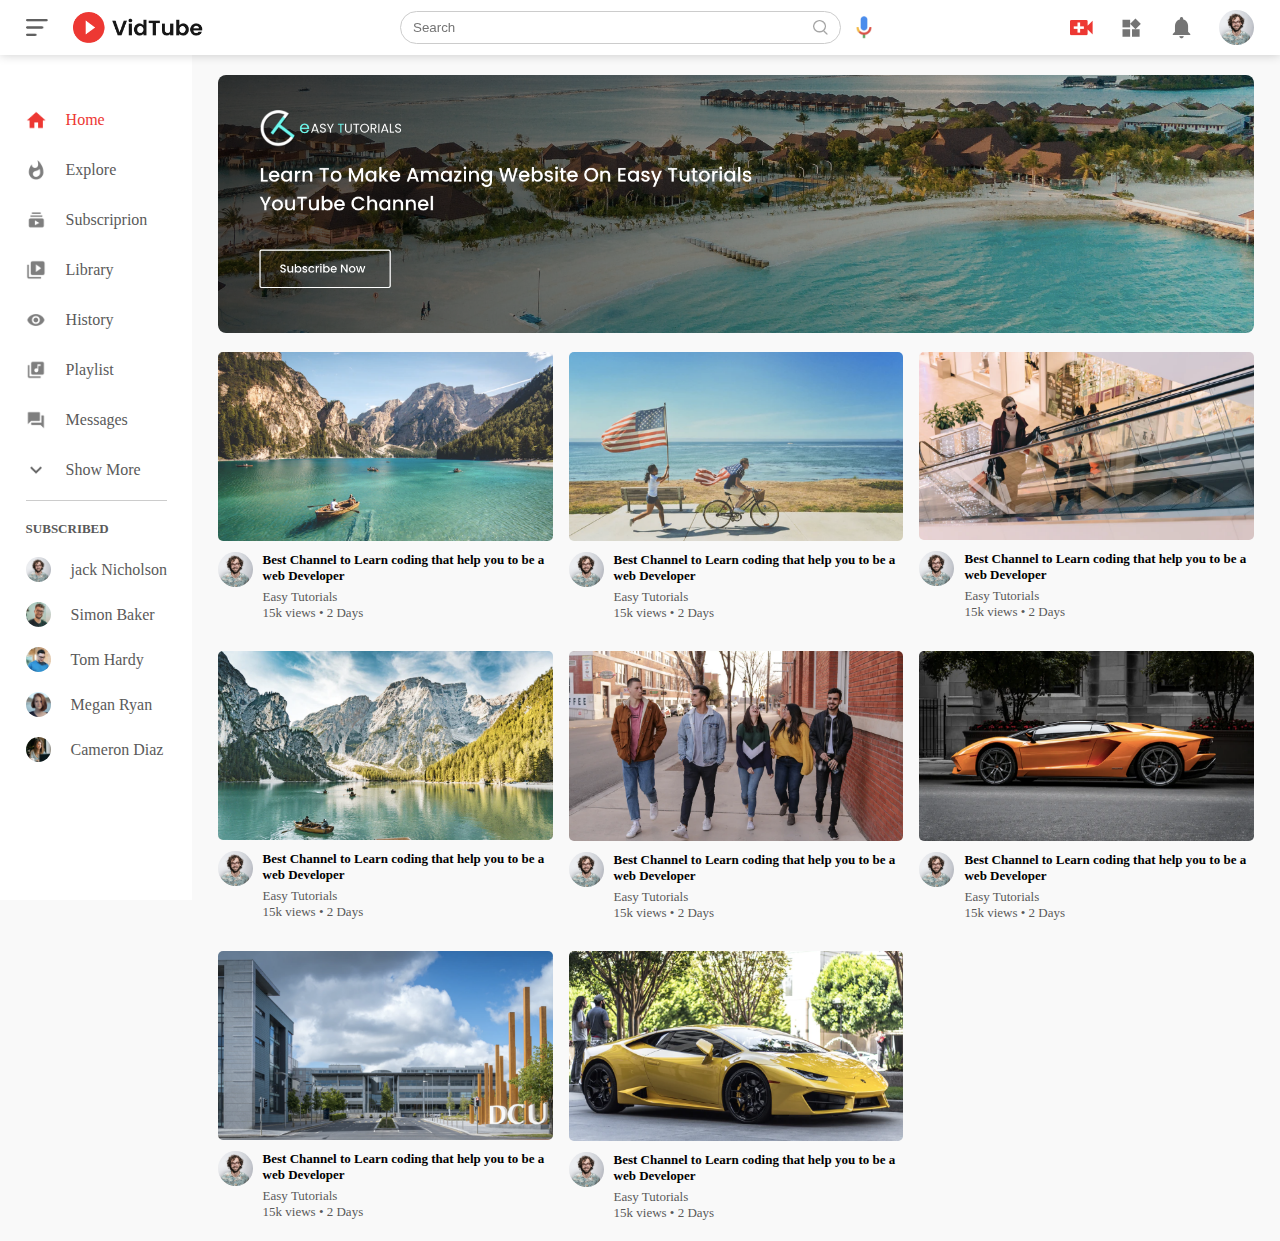
<file: index.html>
<!DOCTYPE html>
<html lang="en">
<head>
    <meta charset="UTF-8">
    <meta name="viewport" content="width=device-width, initial-scale=1.0">
    <title>Vidtube</title>
    <link rel="stylesheet" href="style.css">
</head>
<body>


<!-- My name is Sourabh -->

<nav class="flex-div">
   <div class="nav-left flex-div">
    <img src="images/menu.png" class="menu-icon">
    <img src="images/logo.png" class="logo">
   </div>
   <div class="nav-middle flex-div">
    <div class="search-box flex-div">
        <input type="text" placeholder="Search">
        <img src="images/search.png">
    </div>
    <img src="images/voice-search.png" class="mic-icon">

   </div>
   <div class="nav-right flex-div">
    <img src="images/upload.png">
    <img src="images/more.png">
    <img src="images/notification.png">
    <img src="images/Jack.png" class="user-icon">
</div>
</nav>

<!------sidebar--------->

<div class="sidebar">
    <div class="shortcut-links">
        <a href=""><img src="images/home.png" ><p>Home</p></a>
        <a href=""><img src="images/explore.png" ><p>Explore</p></a>
        <a href=""><img src="images/subscriprion.png" ><p>Subscriprion</p></a>
        <a href=""><img src="images/library.png" ><p>Library</p></a>
        <a href=""><img src="images/history.png" ><p>History</p></a>
        <a href=""><img src="images/playlist.png" ><p>Playlist</p></a>
        <a href=""><img src="images/messages.png" ><p>Messages</p></a>
        <a href=""><img src="images/show-more.png" ><p>Show More</p></a>
        <hr>
    </div>
    <div class="subscribed-list">
        <h3>SUBSCRIBED</h3>
        <a href=""><img src="images/Jack.png" ><p>jack Nicholson</p></a>
        <a href=""><img src="images/simon.png" ><p>Simon Baker</p></a>
        <a href=""><img src="images/tom.png" ><p>Tom Hardy</p></a>
        <a href=""><img src="images/megan.png" ><p>Megan Ryan</p></a>
        <a href=""><img src="images/cameron.png" ><p>Cameron Diaz</p></a>
    </div>
</div>

<!---------main--------->



<div class="container">

    <div class="banner">
        <img src="images/banner.png" alt="">
    </div>
       <div class="list-container">
        <div class="vid-list">
            <a href="play-video.html"> <img src="images/thumbnail1.png" class="thumbnail1"></a>
           
            <div class="flex-div">
                <img src="images/Jack.png">
                <div class="vid-info">
                    <a href="play-video.html">Best Channel to Learn coding that help you to be a web Developer</a>
                    <p>Easy Tutorials</p>
                    <p>15k views &bull; 2 Days</p>
                </div>
            </div>


        </div>
        <div class="vid-list">
            <a href=""> <img src="images/thumbnail2.png" class="thumbnail1"></a>
           
            <div class="flex-div">
                <img src="images/Jack.png">
                <div class="vid-info">
                    <a href=" ">Best Channel to Learn coding that help you to be a web Developer</a>
                    <p>Easy Tutorials</p>
                    <p>15k views &bull; 2 Days</p>
                </div>
            </div>


        </div>
        <div class="vid-list">
            <a href=""> <img src="images/thumbnail3.png" class="thumbnail1"></a>
           
            <div class="flex-div">
                <img src="images/Jack.png">
                <div class="vid-info">
                    <a href=" ">Best Channel to Learn coding that help you to be a web Developer</a>
                    <p>Easy Tutorials</p>
                    <p>15k views &bull; 2 Days</p>
                </div>
            </div>


        </div>
        <div class="vid-list">
            <a href=""> <img src="images/thumbnail4.png" class="thumbnail1"></a>
           
            <div class="flex-div">
                <img src="images/Jack.png">
                <div class="vid-info">
                    <a href=" ">Best Channel to Learn coding that help you to be a web Developer</a>
                    <p>Easy Tutorials</p>
                    <p>15k views &bull; 2 Days</p>
                </div>
            </div>


        </div>
        <div class="vid-list">
            <a href=""> <img src="images/thumbnail5.png" class="thumbnail1"></a>
           
            <div class="flex-div">
                <img src="images/Jack.png">
                <div class="vid-info">
                    <a href=" ">Best Channel to Learn coding that help you to be a web Developer</a>
                    <p>Easy Tutorials</p>
                    <p>15k views &bull; 2 Days</p>
                </div>
            </div>


        </div>
        <div class="vid-list">
            <a href=""> <img src="images/thumbnail6.png" class="thumbnail1"></a>
           
            <div class="flex-div">
                <img src="images/Jack.png">
                <div class="vid-info">
                    <a href=" ">Best Channel to Learn coding that help you to be a web Developer</a>
                    <p>Easy Tutorials</p>
                    <p>15k views &bull; 2 Days</p>
                </div>
            </div>


        </div>
        <div class="vid-list">
            <a href=""> <img src="images/thumbnail7.png" class="thumbnail1"></a>
           
            <div class="flex-div">
                <img src="images/Jack.png">
                <div class="vid-info">
                    <a href=" ">Best Channel to Learn coding that help you to be a web Developer</a>
                    <p>Easy Tutorials</p>
                    <p>15k views &bull; 2 Days</p>
                </div>
            </div>


        </div>
        <div class="vid-list">
            <a href=""> <img src="images/thumbnail8.png" class="thumbnail1"></a>
           
            <div class="flex-div">
                <img src="images/Jack.png">
                <div class="vid-info">
                    <a href=" ">Best Channel to Learn coding that help you to be a web Developer</a>
                    <p>Easy Tutorials</p>
                    <p>15k views &bull; 2 Days</p>
                </div>
            </div>


        </div>
        
       </div>
    </div>


</div>




<script src="script.js"></script>  
</body>
</html>
</file>
<file: style.css>
*{
    margin:0;
    padding:0;
    font-size: 'poppins',sans-serif;
    box-sizing: border-box;
}

a{
    text-decoration: none;
    color: #5a5a5a;
}

img{
    cursor: pointer;
}
.flex-div{
    display: flex;
    align-items: center;

}
nav{
    padding: 10px 2%;
    justify-content: space-between;
    box-shadow: 0 0 10px rgba(0, 0, 0, 0.2);
    background-color:#fff;
    position: sticky;
    top: 0;
    z-index: 10;
}
.nav-right img{
    width: 25px;
    margin-right: 25px;
}
.nav-right .user-icon{
    width: 35px;
    border-radius: 50%;
    margin-right: 0;
}
.nav-left .menu-icon{
    width: 22px;
    margin-right: 25px;
}
.nav-left .logo{
    width: 130px;
}

.nav-middle .mic-icon{
    width: 16px;
}
.nav-middle .search-box{
    border: 1px solid #ccc;
    margin-right: 15px;
    padding: 8px 12px;
    border-radius: 25px;
}
.nav-middle .search-box input{
    width: 400px;
    border: 0;
    outline: 0;
    background: transparent;
}
.nav-middle .search-box img{
    width: 15px;
}


/*----------sidebar---------*/


.sidebar{
    background: white;
    width: 15%;
    height: 100vh;
    position: fixed;
    top: 0;
    padding-left: 2%;
    padding-top: 80px;
}
.shortcut-links a img{
    width: 20px;
    margin-right: 20px;
}
.shortcut-links a{
    display: flex;
    align-items: center;
    margin-bottom: 20px;
    width: fit-content;
    flex-wrap: wrap;
    margin-top: 30px;
}
.shortcut-links a:first-child{
    color: #ed3833;
} 
.sidebar hr{
    border: 0;
    height: 1px;
    background: #ccc;
    width: 85%;
}
.subscribed-list h3{
    font-size: 13px;
    margin: 20px 0;
    color: #5a5a5a;
}
.subscribed-list a{
    display: flex;
    align-items: center;
    margin-bottom:20px;
    width: fit-content;
    flex-wrap: wrap;
}
.subscribed-list a img{
    width: 25px;
    border-radius: 50%;
    margin-right: 20px;
}
.small-sidebar{
    width: 5%;

}
.small-sidebar a p{
    display: none;
}
.small-sidebar h3{
    display: none;
}
.small-sidebar hr{
    width: 50%;
    margin-bottom: 25px;
}

/*------------main-------------*/

.container{
    background: #f9f9f9;
    padding-left: 17%;
    padding-right: 2%;
    padding-top: 20px;
    padding-bottom: 20px;
}
.large-container{
    padding-left: 7%;
}

.banner{
    width: 100%;
}
.banner img{
    width: 100%;
    border-radius: 8px;
}
.list-container{
    display: grid;
    grid-template-columns: repeat(auto-fit,minmax(250px,1fr));
    grid-column-gap: 16px;
    grid-row-gap: 30px;
    margin-top: 15px;
}
.vid-list .thumbnail1{
    width: 100%;
    border-radius: 5px;
}
.vid-list .flex-div{
    align-items: flex-start;
    margin-top: 7px;

}
.vid-list .flex-div img{
    width: 35px;
    margin-right:10px;
    border-radius: 50%;
}
.vid-info{
    color: #5a5a5a;
    font-size: 13px;
}
.vid-info a{
    color: #000;
    font-weight: 600;
    display: block;
    margin-bottom: 5px;
}


@media (max-width: 900px){
    .menu-icon:{
        display: none;
    }
    .sidebar{
        display: none;
    }
    .container, .large-container{
        padding-left: 5%;
        padding-right: 5%;
    }
    .nav-right img{
        display: none;
    }
    .nav-right .user-icon{
        display: block;
        width: 30px;
    }
    .nav-middle .search-box input{
        width: 100px;
    }
    .nav-middle .mic-icon{
        display: none;
    }
    .logo{
        width: 90px;
    }
}

/*-----------play video page------------*/
.play-container{
    padding-left: 2%;
}
.row{
    display: flex;
    justify-content: space-between;
    float-wrap: wrap;
}
.play-video{
    flex-basis: 69%;
}
.right-sidebar{
    flex-basis: 30%;
}
.play-video video{
    width: 100%;
}
.side-video-list{
    display: flex;
    justify-content: space-between;
    margin-bottom: 8px;

}
.side-video-list img{
    width: 100%;
}
.side-video-list .small-thumbnail{
    flex-basis: 49%;

}
.side-video-list .vid-info{
    flex-basis: 49%;
}
.play-video .tags a{
    color: #0000ff;
    font-size: 13px;
}
.play-video h3{
    font-weight: 600;
    font-size: 22px;
}
.play-video .play-video-info{
    display: flex;
    align-items: center;
    justify-content: space-between;
    flex-wrap: wrap;
    margin-top: 10px;
    font-size: 14px;
    color: #5a5a5a;
}
.play-video .play-video-info a img{
    width: 20px;
    margin-right: 8px;

}
.play-video .play-video-info a{
    display: inline-flex;
    align-items: center;
    margin-left: 15px;

}
.play-video hr{
    border: 0;
    height: 1px;
    background: #ccc;
    margin: 10px 0px;
}
.publisher{
    display: flex;
    align-items: center;
    margin-top: 20px;
}
.publisher div{
    flex: 1;
    line-height: 15px;

}
.publisher img{
    width: 40px;
    border: 50%;
    margin-right: 15px;
}
.publisher div p{
    color: #000;
    font-weight: 600;
    font-size: 18px;
}
.publisher div span{
    font-size: 13px;
    color: #5a5a5a;
}
.publisher button{
    background: red;
    color: #fff;
    padding: 8px 30px;
    border: 0;
    outline: 0;
    border-radius: 4px;
    cursor: pointer;
}
.vid-discription{
    padding-left:55px;
    margin: 15px 0;
}
.vid-discription p{
    font-size: 14px;
    margin-bottom: 5px;
    color: #5a5a5a;
}
.vid-discription h4{
    font-size: 15px;
    color: #5a5a5a;
    margin-top: 15px;
}
.add-comment{
    display: flex;
    align-items: center;
    margin: 30px 0;
}
.add-comment img{
    width: 35px;
    border-radius: 50%;
    margin-right: 15px;
}
.add-comment input{
    border: 0;
    outline: 0;
    border-bottom: 1px solid #ccc;
    width: 100%;
    padding-top: 10px;
    background-color: transparent;
}
.old-comment{
    display: flex;
    align-items: center;
    margin: 2px 0;
}
.old-comment img{
    width: 35px;
    border-radius: 50%;
    margin-right: 15px;
}
.old-comment h3{
    font-size: 14px;
    margin-bottom: 2px;
}
.old-comment h3 span{
    font-size: 12px;
    color: 5a5a5a;
    font-weight: 500;
    margin-left: 8px;
}
.old-comment .acomment-action{
    display: flex;
    align-items: center;
    margin: 8px 0;
    font-size: 14px;
}
.old-comment .acomment-action img{
    border-radius: 0;
    width: 20px;
    margin-right: 5px;

}
.old-comment .acomment-action span{
    margin-right: 20px;
    color: 5a5a5a;
}
.old-comment .acomment-action a{
    color: #0000ff;
}
@media (max-width:900px){
    .play-video{
        flex-basis: 100%;
    }
    .right-sidebar{
        flex-basis: 100%;
    }
    .play-container{
        padding-left: 5%;
    }
    .vid-discription{
        padding-left: 0;
    }
    .play-video .play-video-info a{
        margin-left: 0;
        margin-right: 15px;

    }
}
</file>
